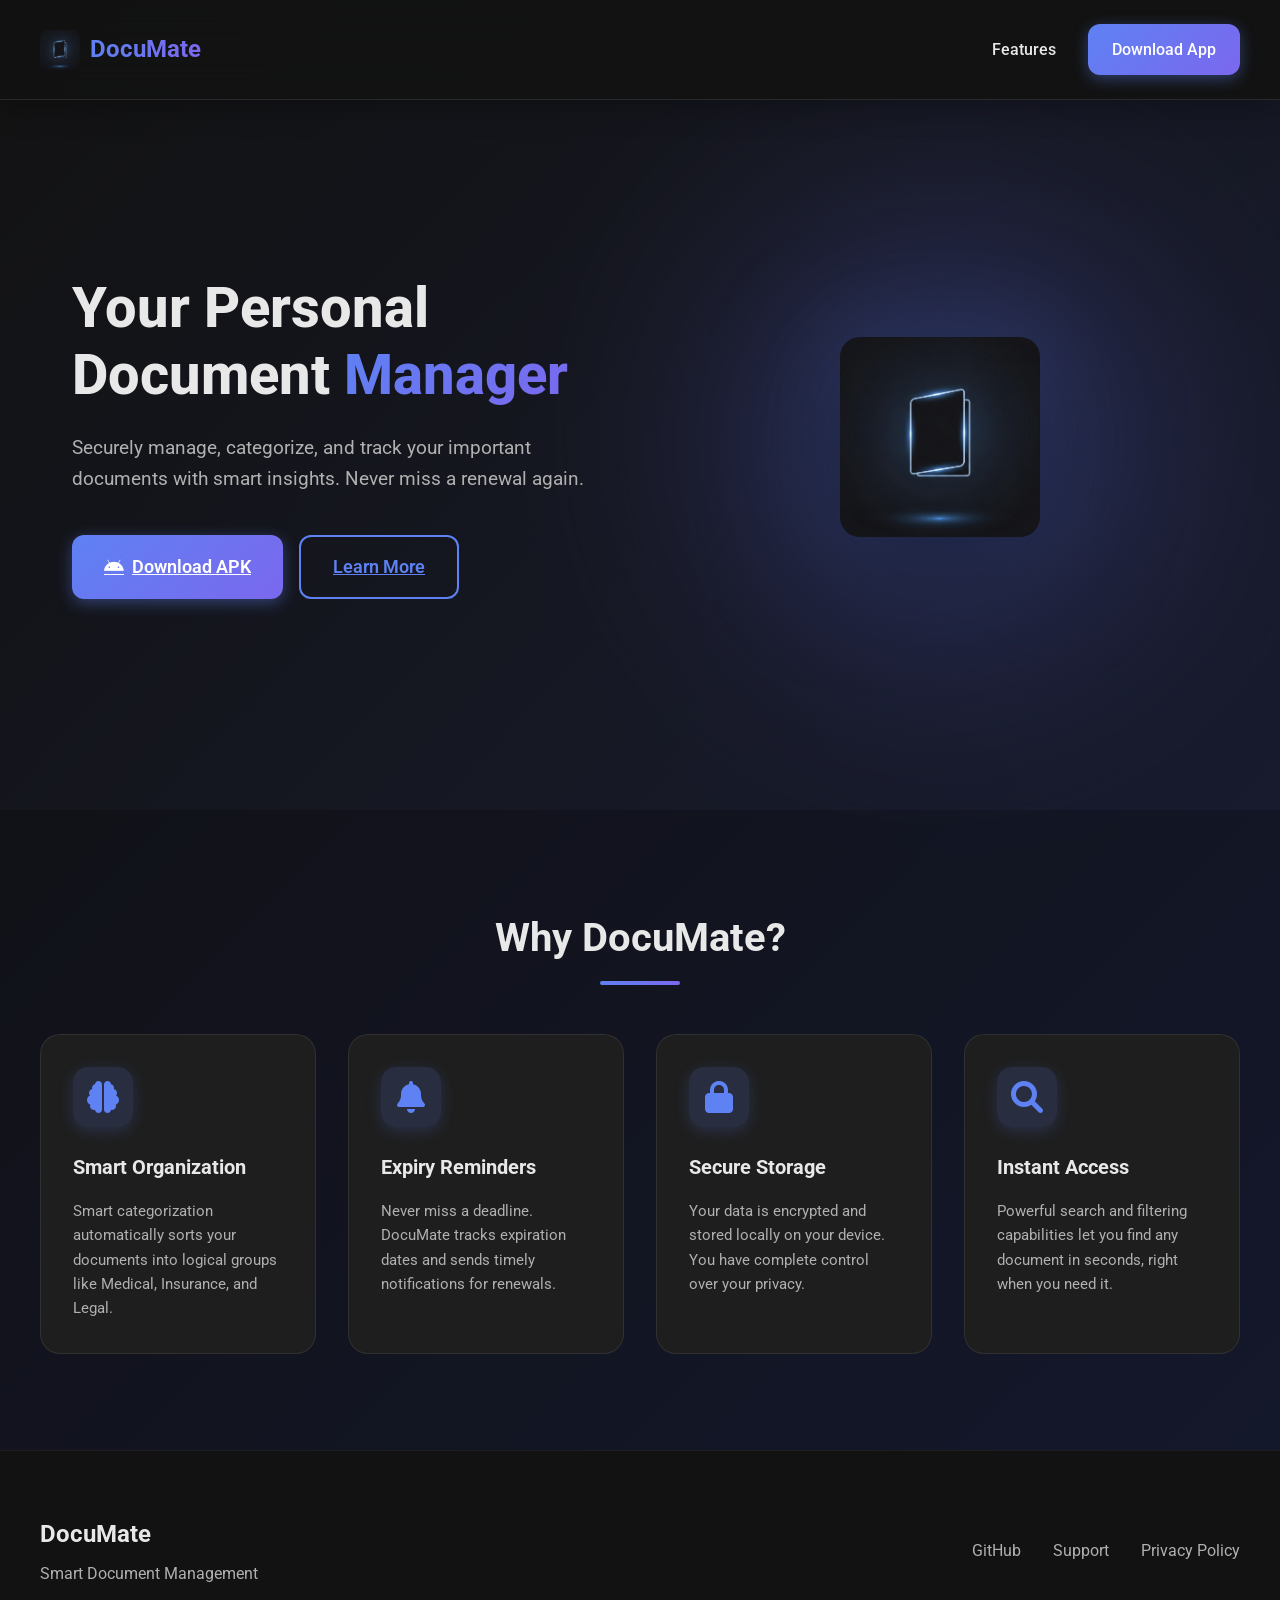
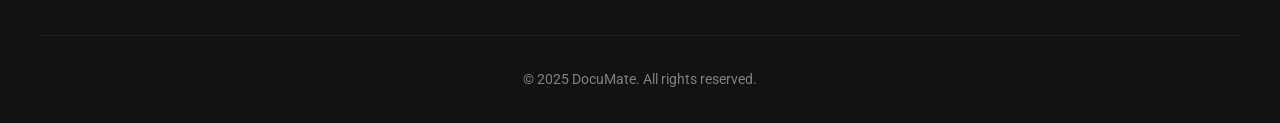
<file: docs/index.html>
<!DOCTYPE html>
<html lang="en">

<head>
    <meta charset="UTF-8">
    <meta name="viewport" content="width=device-width, initial-scale=1.0">
    <title>DocuMate - Smart Document Management</title>
    <meta name="description"
        content="DocuMate is your intelligent companion for managing personal documents securely and efficiently.">
    <link rel="stylesheet" href="styles.css">
    <link rel="preconnect" href="https://fonts.googleapis.com">
    <link rel="preconnect" href="https://fonts.gstatic.com" crossorigin>
    <link href="https://fonts.googleapis.com/css2?family=Roboto:wght@300;400;500;700&display=swap" rel="stylesheet">
    <link rel="stylesheet" href="https://cdnjs.cloudflare.com/ajax/libs/font-awesome/6.0.0/css/all.min.css">
</head>

<body>
    <header class="header">
        <nav class="navbar">
            <div class="logo-container">
                <img src="logo.jpg" alt="DocuMate Logo" class="logo">
                <span class="logo-text">DocuMate</span>
            </div>
            <div class="nav-links">
                <a href="#features">Features</a>
                <a href="#download" class="btn-primary">Download App</a>
            </div>
        </nav>
    </header>

    <main>
        <section class="hero">
            <div class="hero-content">
                <h1 class="hero-title">Your Personal Document <span class="highlight">Manager</span></h1>
                <p class="hero-subtitle">Securely manage, categorize, and track your important documents with smart
                    insights. Never miss a renewal again.</p>
                <div class="hero-buttons">
                    <a href="https://github.com/SahiDemon/DocuMate/releases/latest" class="btn-primary btn-large">
                        <i class="fab fa-android"></i> Download APK
                    </a>
                    <a href="#features" class="btn-secondary btn-large">Learn More</a>
                </div>
            </div>
            <div class="hero-visual">
                <div class="glow-effect"></div>
                <!-- App Logo -->
                <div class="app-preview-card">
                    <img src="hero_logo.png" alt="DocuMate App" style="max-width: 200px; border-radius: 20px;">
                </div>
            </div>
        </section>

        <section id="features" class="features">
            <h2 class="section-title">Why DocuMate?</h2>
            <div class="features-grid">
                <div class="feature-card">
                    <div class="feature-icon"><i class="fas fa-brain"></i></div>
                    <h3>Smart Organization</h3>
                    <p>Smart categorization automatically sorts your documents into logical groups like Medical,
                        Insurance, and Legal.</p>
                </div>
                <div class="feature-card">
                    <div class="feature-icon"><i class="fas fa-bell"></i></div>
                    <h3>Expiry Reminders</h3>
                    <p>Never miss a deadline. DocuMate tracks expiration dates and sends timely notifications for
                        renewals.</p>
                </div>
                <div class="feature-card">
                    <div class="feature-icon"><i class="fas fa-lock"></i></div>
                    <h3>Secure Storage</h3>
                    <p>Your data is encrypted and stored locally on your device. You have complete control over your
                        privacy.</p>
                </div>
                <div class="feature-card">
                    <div class="feature-icon"><i class="fas fa-search"></i></div>
                    <h3>Instant Access</h3>
                    <p>Powerful search and filtering capabilities let you find any document in seconds, right when you
                        need it.</p>
                </div>
            </div>
        </section>
    </main>

    <footer class="footer">
        <div class="footer-content">
            <div class="footer-logo">
                <h3>DocuMate</h3>
                <p>Smart Document Management</p>
            </div>
            <div class="footer-links">
                <a href="https://github.com/SahiDemon/DocuMate">GitHub</a>
                <a href="https://github.com/SahiDemon/DocuMate/issues">Support</a>
                <a href="#">Privacy Policy</a>
            </div>
        </div>
        <div class="footer-bottom">
            <p>&copy; 2025 DocuMate. All rights reserved.</p>
        </div>
    </footer>

    <script src="script.js"></script>
</body>

</html>
</file>
<file: docs/styles.css>
:root {
    /* Colors extracted from app_theme.dart */
    --primary-dark: #121212;
    --secondary-dark: #1A1F3A;
    --card-dark: #1E1E1E;
    --accent-blue: #5E81F3;
    --accent-purple: #7B68EE;
    --text-primary: #E8E8E8;
    --text-secondary: #B0B0B0;
    --text-tertiary: #808080;

    /* Gradients */
    --bg-gradient: linear-gradient(135deg, var(--primary-dark) 0%, var(--secondary-dark) 100%);
    --accent-gradient: linear-gradient(90deg, var(--accent-blue) 0%, var(--accent-purple) 100%);
}

* {
    margin: 0;
    padding: 0;
    box-sizing: border-box;
}

html {
    scroll-behavior: smooth;
}

body {
    font-family: 'Roboto', sans-serif;
    background: var(--bg-gradient);
    color: var(--text-primary);
    line-height: 1.6;
    overflow-x: hidden;
    min-height: 100vh;
}

/* Header */
.header {
    padding: 1.5rem 2rem;
    position: fixed;
    width: 100%;
    top: 0;
    z-index: 1000;
    background: rgba(18, 18, 18, 0.95);
    backdrop-filter: blur(20px);
    border-bottom: 1px solid rgba(255, 255, 255, 0.1);
    box-shadow: 0 4px 30px rgba(0, 0, 0, 0.3);
    transition: all 0.3s ease;
}

.navbar {
    max-width: 1200px;
    margin: 0 auto;
    display: flex;
    justify-content: space-between;
    align-items: center;
}

.logo-container {
    display: flex;
    align-items: center;
    gap: 10px;
}

.logo {
    height: 40px;
    width: 40px;
    border-radius: 8px;
    object-fit: cover;
    transition: transform 0.3s ease;
    animation: subtle-pulse 3s ease-in-out infinite;
}

.logo:hover {
    transform: scale(1.1);
}

@keyframes subtle-pulse {
    0%, 100% { opacity: 1; }
    50% { opacity: 0.8; }
}

.logo-text {
    font-size: 1.5rem;
    font-weight: 700;
    background: linear-gradient(90deg, var(--accent-blue) 0%, var(--accent-purple) 50%, var(--accent-blue) 100%);
    background-size: 200% auto;
    background-clip: text;
    -webkit-background-clip: text;
    -webkit-text-fill-color: transparent;
    animation: gradient-shift 3s ease infinite;
}

@keyframes gradient-shift {
    0%, 100% { background-position: 0% center; }
    50% { background-position: 100% center; }
}

.nav-links {
    display: flex;
    gap: 2rem;
    align-items: center;
}

.nav-links a {
    text-decoration: none;
    color: var(--text-primary);
    font-weight: 500;
    transition: color 0.3s ease;
}

.nav-links a:hover {
    color: var(--accent-blue);
}

/* Buttons */
.btn-primary {
    background: linear-gradient(135deg, var(--accent-blue) 0%, var(--accent-purple) 100%);
    color: white !important;
    padding: 0.8rem 1.5rem;
    border-radius: 12px;
    font-weight: 600;
    transition: all 0.3s ease;
    box-shadow: 0 4px 15px rgba(94, 129, 243, 0.4);
    display: inline-flex;
    align-items: center;
    gap: 0.5rem;
    position: relative;
    overflow: hidden;
    border: none;
}

.btn-primary::before {
    content: '';
    position: absolute;
    top: 0;
    left: -100%;
    width: 100%;
    height: 100%;
    background: linear-gradient(90deg, transparent, rgba(255, 255, 255, 0.3), transparent);
    transition: left 0.5s ease;
}

.btn-primary:hover::before {
    left: 100%;
}

.btn-primary:hover {
    transform: translateY(-3px) scale(1.02);
    box-shadow: 0 8px 25px rgba(94, 129, 243, 0.5);
}

.btn-primary:active {
    transform: translateY(-1px) scale(0.98);
}

.btn-secondary {
    background: transparent;
    border: 2px solid var(--accent-blue);
    color: var(--accent-blue) !important;
    padding: 0.8rem 1.5rem;
    border-radius: 12px;
    font-weight: 600;
    transition: all 0.3s ease;
    position: relative;
    overflow: hidden;
}

.btn-secondary::before {
    content: '';
    position: absolute;
    top: 50%;
    left: 50%;
    width: 0;
    height: 0;
    border-radius: 50%;
    background: rgba(94, 129, 243, 0.2);
    transform: translate(-50%, -50%);
    transition: width 0.5s ease, height 0.5s ease;
}

.btn-secondary:hover::before {
    width: 300px;
    height: 300px;
}

.btn-secondary:hover {
    background: rgba(94, 129, 243, 0.15);
    transform: translateY(-2px);
    box-shadow: 0 4px 15px rgba(94, 129, 243, 0.3);
}

.btn-large {
    padding: 1rem 2rem;
    font-size: 1.1rem;
}

/* Hero Section */
.hero {
    min-height: 90vh;
    display: flex;
    align-items: center;
    justify-content: space-between;
    padding: 8rem 2rem 4rem;
    max-width: 1200px;
    margin: 0 auto;
    gap: 4rem;
}

.hero-content {
    flex: 1;
    max-width: 600px;
    animation: fade-in-up 0.8s ease-out;
}

@keyframes fade-in-up {
    from {
        opacity: 0;
        transform: translateY(30px);
    }
    to {
        opacity: 1;
        transform: translateY(0);
    }
}

.hero-title {
    font-size: 3.5rem;
    font-weight: 800;
    margin-bottom: 1.5rem;
    line-height: 1.2;
    animation: fade-in-up 0.8s ease-out 0.2s backwards;
}

.highlight {
    background: linear-gradient(135deg, var(--accent-blue) 0%, var(--accent-purple) 100%);
    background-clip: text;
    -webkit-background-clip: text;
    -webkit-text-fill-color: transparent;
    animation: glow-pulse 2s ease-in-out infinite;
}

@keyframes glow-pulse {
    0%, 100% {
        filter: drop-shadow(0 0 5px rgba(94, 129, 243, 0.5));
    }
    50% {
        filter: drop-shadow(0 0 15px rgba(94, 129, 243, 0.8));
    }
}

.hero-subtitle {
    font-size: 1.2rem;
    color: var(--text-secondary);
    margin-bottom: 2.5rem;
}

.hero-buttons {
    display: flex;
    gap: 1rem;
    animation: fade-in-up 0.8s ease-out 0.6s backwards;
}

.hero-buttons a:nth-child(1) {
    animation: fade-in-up 0.8s ease-out 0.7s backwards;
}

.hero-buttons a:nth-child(2) {
    animation: fade-in-up 0.8s ease-out 0.8s backwards;
}

.hero-visual {
    flex: 1;
    display: flex;
    justify-content: center;
    align-items: center;
    position: relative;
    animation: fade-in-up 0.8s ease-out 0.4s backwards;
}

.app-preview-card {
    position: relative;
    z-index: 2;
    animation: float 6s ease-in-out infinite;
    transition: transform 0.3s ease;
    display: flex;
    align-items: center;
    justify-content: center;
}

.app-preview-card img {
    filter: drop-shadow(0 20px 60px rgba(0, 0, 0, 0.6)) drop-shadow(0 0 40px rgba(94, 129, 243, 0.3));
    transition: filter 0.3s ease, transform 0.3s ease;
}

.app-preview-card:hover {
    transform: scale(1.05);
}

.app-preview-card:hover img {
    filter: drop-shadow(0 25px 70px rgba(0, 0, 0, 0.7)) drop-shadow(0 0 50px rgba(94, 129, 243, 0.5));
}

@keyframes float {
    0%, 100% {
        transform: translateY(0px);
    }
    50% {
        transform: translateY(-20px);
    }
}

.glow-effect {
    position: absolute;
    width: 400px;
    height: 400px;
    background: radial-gradient(circle, var(--accent-blue) 0%, var(--accent-purple) 100%);
    filter: blur(120px);
    opacity: 0.3;
    border-radius: 50%;
    z-index: 1;
    animation: glow-pulse 4s ease-in-out infinite;
}

@keyframes glow-pulse {
    0%, 100% {
        opacity: 0.3;
        transform: scale(1);
    }
    50% {
        opacity: 0.4;
        transform: scale(1.1);
    }
}

/* Features Section */
.features {
    padding: 6rem 2rem;
    background: rgba(0, 0, 0, 0.2);
}

.section-title {
    text-align: center;
    font-size: 2.5rem;
    margin-bottom: 4rem;
    color: var(--text-primary);
    position: relative;
    display: inline-block;
    width: 100%;
}

.section-title::after {
    content: '';
    position: absolute;
    bottom: -15px;
    left: 50%;
    transform: translateX(-50%);
    width: 80px;
    height: 4px;
    background: linear-gradient(90deg, var(--accent-blue), var(--accent-purple));
    border-radius: 2px;
}

.features-grid {
    display: grid;
    grid-template-columns: repeat(auto-fit, minmax(250px, 1fr));
    gap: 2rem;
    max-width: 1200px;
    margin: 0 auto;
}

.feature-card {
    background: var(--card-dark);
    padding: 2rem;
    border-radius: 20px;
    border: 1px solid rgba(255, 255, 255, 0.08);
    transition: all 0.4s ease;
    position: relative;
    overflow: hidden;
}

.feature-card::before {
    content: '';
    position: absolute;
    top: 0;
    left: 0;
    width: 100%;
    height: 100%;
    background: linear-gradient(135deg, rgba(94, 129, 243, 0.1) 0%, rgba(123, 104, 238, 0.1) 100%);
    opacity: 0;
    transition: opacity 0.4s ease;
    z-index: 0;
}

.feature-card:hover::before {
    opacity: 1;
}

.feature-card:hover {
    transform: translateY(-15px);
    border-color: rgba(94, 129, 243, 0.3);
    box-shadow: 0 15px 40px rgba(94, 129, 243, 0.2);
}

.feature-card > * {
    position: relative;
    z-index: 1;
}

.feature-icon {
    font-size: 2rem;
    color: var(--accent-blue);
    margin-bottom: 1.5rem;
    background: rgba(94, 129, 243, 0.15);
    width: 60px;
    height: 60px;
    display: flex;
    align-items: center;
    justify-content: center;
    border-radius: 15px;
    transition: all 0.4s ease;
    box-shadow: 0 4px 15px rgba(94, 129, 243, 0.2);
}

.feature-card:hover .feature-icon {
    transform: scale(1.1);
    background: rgba(94, 129, 243, 0.25);
    box-shadow: 0 6px 20px rgba(94, 129, 243, 0.4);
}

.feature-card h3 {
    margin-bottom: 1rem;
    font-size: 1.25rem;
}

.feature-card p {
    color: var(--text-secondary);
    font-size: 0.95rem;
}

/* Footer */
.footer {
    padding: 4rem 2rem 2rem;
    background: var(--primary-dark);
    border-top: 1px solid rgba(255, 255, 255, 0.05);
}

.footer-content {
    max-width: 1200px;
    margin: 0 auto;
    display: flex;
    justify-content: space-between;
    align-items: center;
    margin-bottom: 3rem;
}

.footer-logo h3 {
    font-size: 1.5rem;
    margin-bottom: 0.5rem;
}

.footer-logo p {
    color: var(--text-secondary);
}

.footer-links {
    display: flex;
    gap: 2rem;
}

.footer-links a {
    color: var(--text-secondary);
    text-decoration: none;
    transition: color 0.2s ease;
}

.footer-links a:hover {
    color: var(--accent-blue);
}

.footer-bottom {
    text-align: center;
    color: var(--text-tertiary);
    font-size: 0.9rem;
    padding-top: 2rem;
    border-top: 1px solid rgba(255, 255, 255, 0.05);
    max-width: 1200px;
    margin: 0 auto;
}

/* Responsive Design */
@media (max-width: 768px) {
    .hero {
        flex-direction: column;
        text-align: center;
        padding: 5rem 1.5rem 2rem;
        gap: 3rem;
        min-height: auto;
    }

    .hero-content {
        max-width: 100%;
    }

    .hero-buttons {
        justify-content: center;
        flex-direction: column;
        width: 100%;
        gap: 0.75rem;
    }

    .hero-buttons a {
        width: 100%;
        justify-content: center;
        padding: 1rem 1.5rem;
        font-size: 1rem;
    }

    .hero-title {
        font-size: 2rem;
        margin-bottom: 1rem;
    }

    .hero-subtitle {
        font-size: 1rem;
        margin-bottom: 2rem;
    }

    .hero-visual {
        width: 100%;
        padding: 0 1rem;
    }

    .app-preview-card img {
        max-width: 180px !important;
    }

    .glow-effect {
        width: 250px;
        height: 250px;
    }

    .section-title {
        font-size: 1.75rem;
        margin-bottom: 2.5rem;
    }

    .features {
        padding: 4rem 1.5rem;
    }

    .features-grid {
        grid-template-columns: 1fr;
        gap: 1.5rem;
    }

    .feature-card {
        padding: 1.75rem;
    }

    .feature-card h3 {
        font-size: 1.15rem;
    }

    .footer {
        padding: 3rem 1.5rem 1.5rem;
    }

    .footer-content {
        flex-direction: column;
        gap: 2rem;
        text-align: center;
        margin-bottom: 2rem;
    }

    .footer-links {
        flex-direction: column;
        gap: 1rem;
    }

    .nav-links a:not(.btn-primary) {
        display: none;
    }

    .navbar {
        padding: 0;
    }

    .header {
        padding: 1rem 1.5rem;
    }

    .logo {
        height: 35px;
        width: 35px;
    }

    .logo-text {
        font-size: 1.25rem;
    }

    .btn-primary {
        padding: 0.7rem 1.25rem;
        font-size: 0.9rem;
    }
}
</file>
